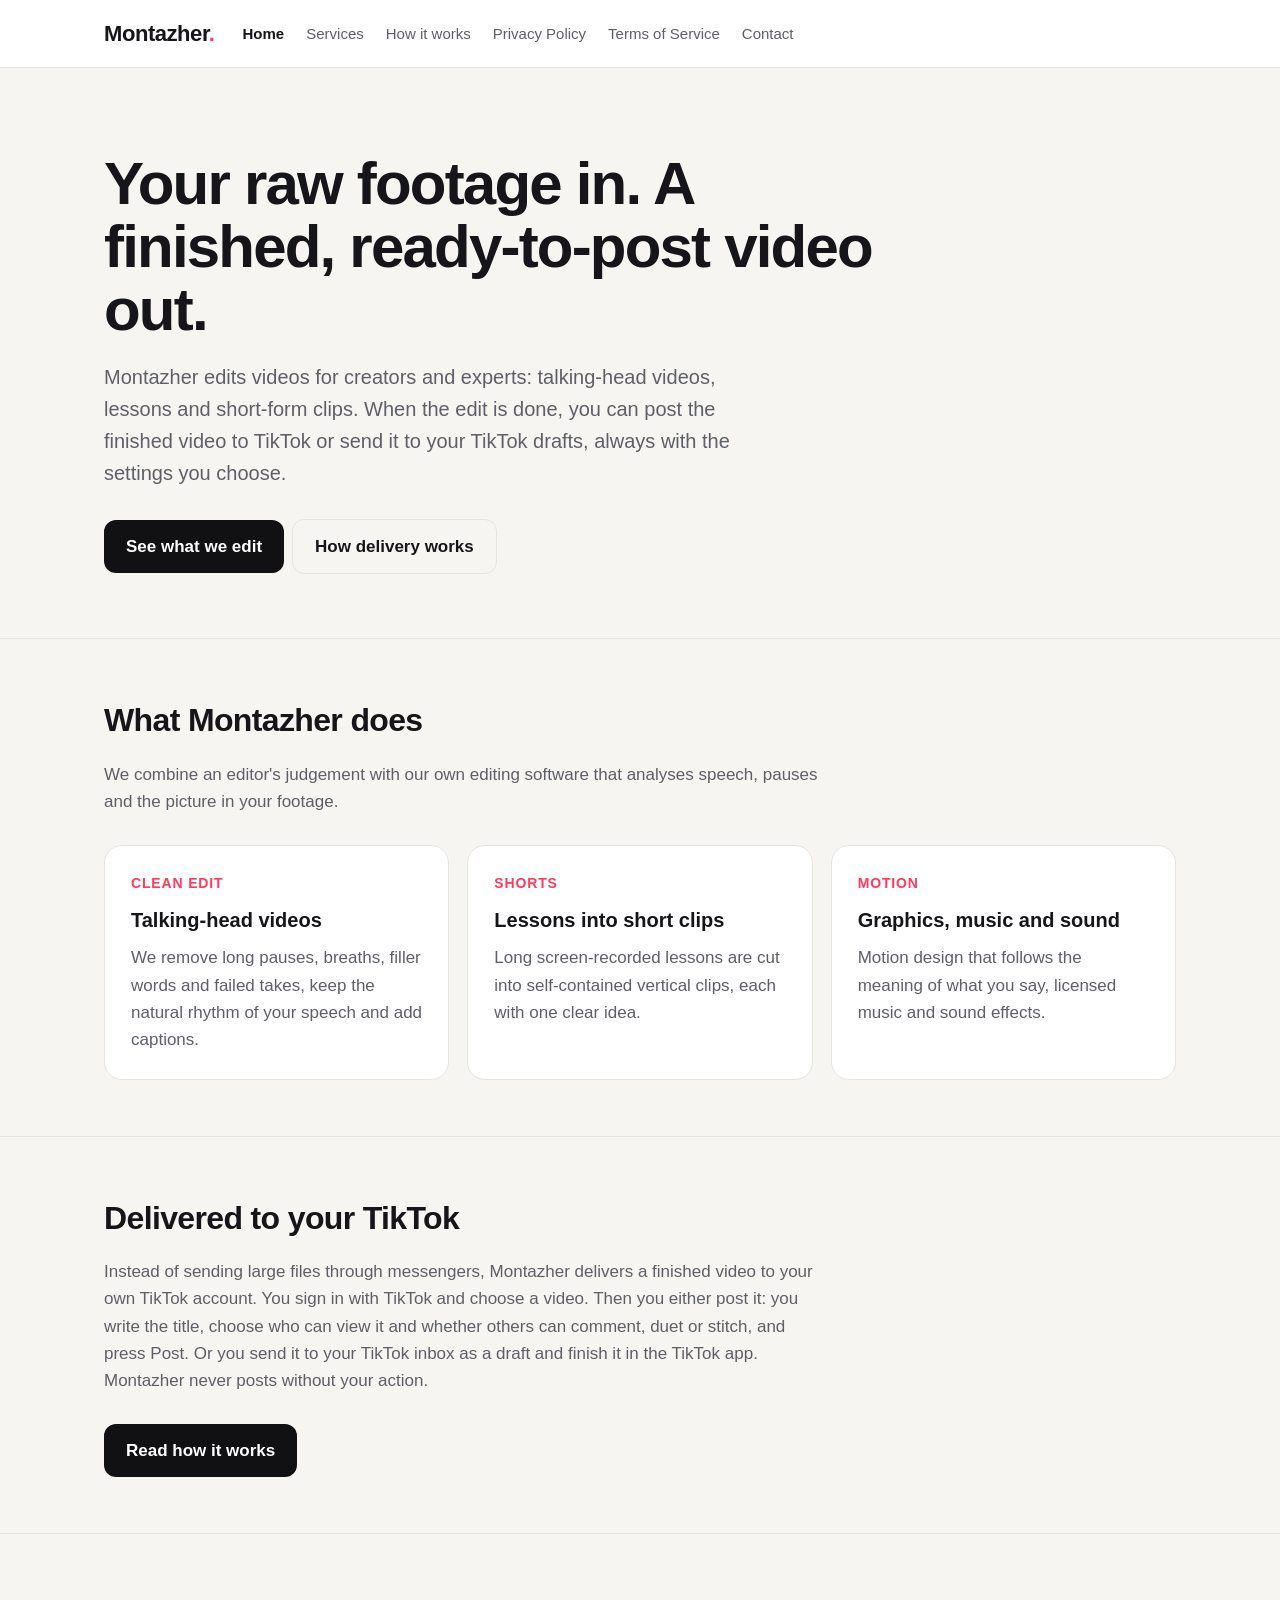
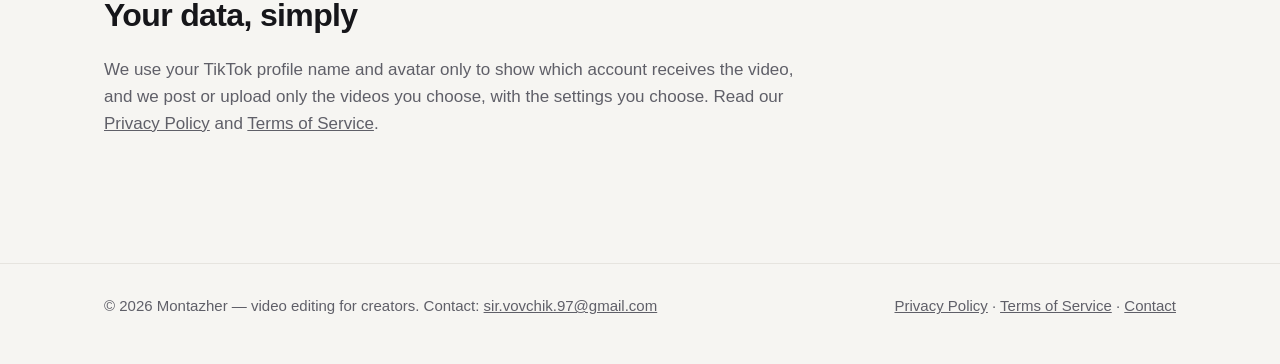
<file: index.html>
<!doctype html>
<html lang="en"><head><meta charset="utf-8"><meta name="viewport" content="width=device-width,initial-scale=1">
<title>Montazher — video editing for creators</title><meta name="description" content="Montazher edits videos for creators and delivers finished videos to their TikTok drafts."><link rel="stylesheet" href="style.css">
<link rel="icon" href="data:image/svg+xml,%3Csvg xmlns='http://www.w3.org/2000/svg' viewBox='0 0 32 32'%3E%3Crect width='32' height='32' rx='8' fill='%23111114'/%3E%3Ctext x='16' y='22' font-family='Arial' font-weight='700' font-size='17' fill='%23fff' text-anchor='middle'%3EM%3C/text%3E%3C/svg%3E">
</head><body>
<header class="top"><div class="in"><a class="logo" href="index.html">Montazher<span>.</span></a><nav><a href="index.html" class="on">Home</a><a href="services.html">Services</a><a href="how-it-works.html">How it works</a><a href="privacy.html">Privacy Policy</a><a href="terms.html">Terms of Service</a><a href="contact.html">Contact</a></nav></div></header>

<main class="wrap"><div class="hero">
<h1>Your raw footage in. A finished, ready-to-post video out.</h1>
<p>Montazher edits videos for creators and experts: talking-head videos, lessons and short-form clips. When the edit is done, you can post the finished video to TikTok or send it to your TikTok drafts, always with the settings you choose.</p>
<a class="btn" href="services.html">See what we edit</a><a class="btn ghost" href="how-it-works.html">How delivery works</a>
</div></main>
<section><div class="wrap"><h2>What Montazher does</h2><p class="lead">We combine an editor's judgement with our own editing software that analyses speech, pauses and the picture in your footage.</p>
<div class="cards">
<div class="card"><div class="num">CLEAN EDIT</div><h3>Talking-head videos</h3><p>We remove long pauses, breaths, filler words and failed takes, keep the natural rhythm of your speech and add captions.</p></div>
<div class="card"><div class="num">SHORTS</div><h3>Lessons into short clips</h3><p>Long screen-recorded lessons are cut into self-contained vertical clips, each with one clear idea.</p></div>
<div class="card"><div class="num">MOTION</div><h3>Graphics, music and sound</h3><p>Motion design that follows the meaning of what you say, licensed music and sound effects.</p></div>
</div></div></section>
<section><div class="wrap"><h2>Delivered to your TikTok</h2>
<p class="lead">Instead of sending large files through messengers, Montazher delivers a finished video to your own TikTok account. You sign in with TikTok and choose a video. Then you either post it: you write the title, choose who can view it and whether others can comment, duet or stitch, and press Post. Or you send it to your TikTok inbox as a draft and finish it in the TikTok app. Montazher never posts without your action.</p>
<a class="btn" href="how-it-works.html">Read how it works</a></div></section>
<section><div class="wrap"><h2>Your data, simply</h2><p class="lead">We use your TikTok profile name and avatar only to show which account receives the video, and we post or upload only the videos you choose, with the settings you choose. Read our <a href="privacy.html">Privacy Policy</a> and <a href="terms.html">Terms of Service</a>.</p></div></section>

<footer><div class="wrap"><div>© 2026 Montazher — video editing for creators. Contact: <a href="mailto:sir.vovchik.97@gmail.com">sir.vovchik.97@gmail.com</a></div><div><a href="privacy.html">Privacy Policy</a> · <a href="terms.html">Terms of Service</a> · <a href="contact.html">Contact</a></div></div></footer>
</body></html>
</file>
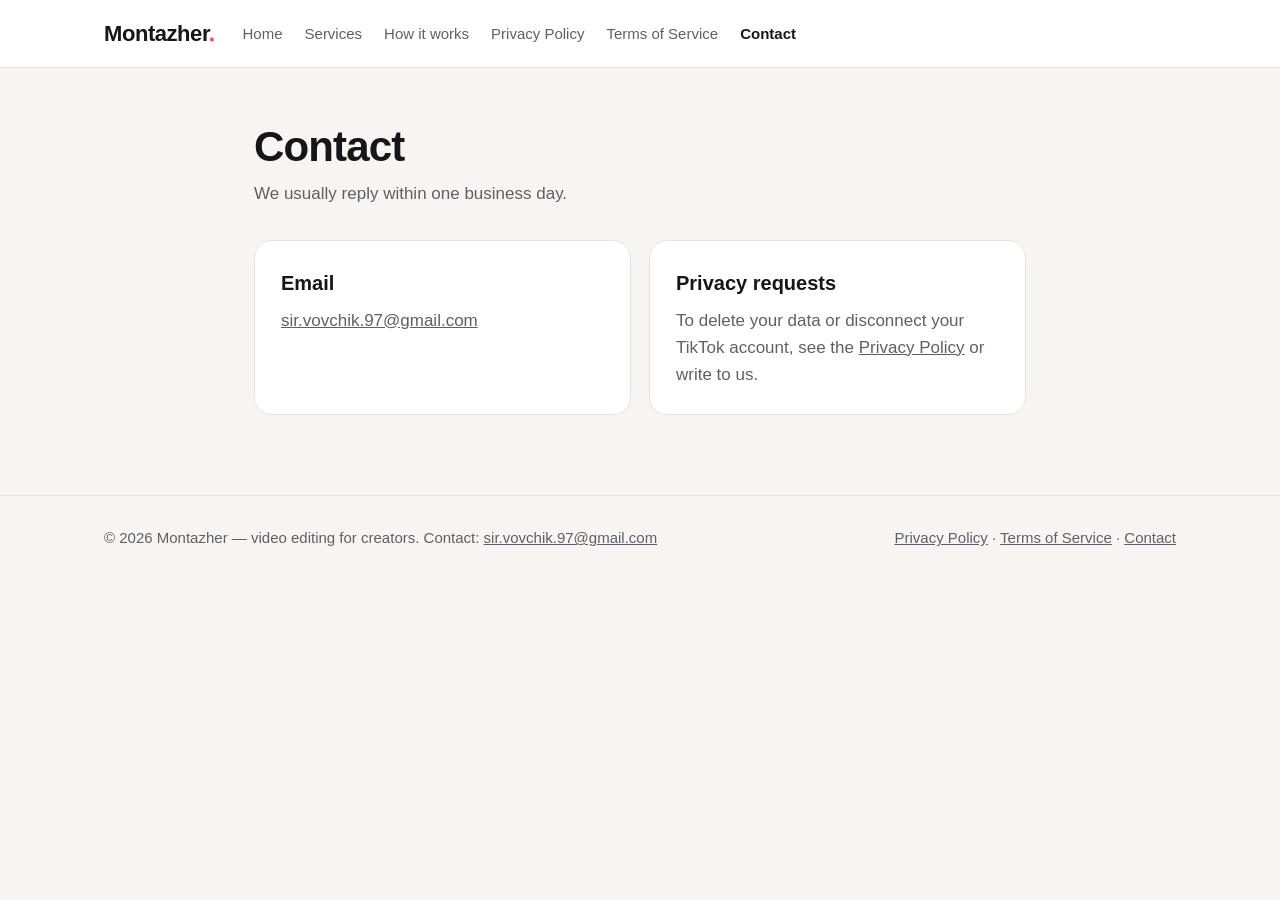
<file: contact.html>
<!doctype html>
<html lang="en"><head><meta charset="utf-8"><meta name="viewport" content="width=device-width,initial-scale=1">
<title>Contact — Montazher</title><meta name="description" content="Contact Montazher."><link rel="stylesheet" href="style.css">
<link rel="icon" href="data:image/svg+xml,%3Csvg xmlns='http://www.w3.org/2000/svg' viewBox='0 0 32 32'%3E%3Crect width='32' height='32' rx='8' fill='%23111114'/%3E%3Ctext x='16' y='22' font-family='Arial' font-weight='700' font-size='17' fill='%23fff' text-anchor='middle'%3EM%3C/text%3E%3C/svg%3E">
</head><body>
<header class="top"><div class="in"><a class="logo" href="index.html">Montazher<span>.</span></a><nav><a href="index.html">Home</a><a href="services.html">Services</a><a href="how-it-works.html">How it works</a><a href="privacy.html">Privacy Policy</a><a href="terms.html">Terms of Service</a><a href="contact.html" class="on">Contact</a></nav></div></header>

<main class="wrap doc"><h1>Contact</h1><p class="upd">We usually reply within one business day.</p>
<div class="cards"><div class="card"><h3>Email</h3><p><a href="mailto:sir.vovchik.97@gmail.com">sir.vovchik.97@gmail.com</a></p></div>
<div class="card"><h3>Privacy requests</h3><p>To delete your data or disconnect your TikTok account, see the <a href="privacy.html">Privacy Policy</a> or write to us.</p></div></div>
</main>

<footer><div class="wrap"><div>© 2026 Montazher — video editing for creators. Contact: <a href="mailto:sir.vovchik.97@gmail.com">sir.vovchik.97@gmail.com</a></div><div><a href="privacy.html">Privacy Policy</a> · <a href="terms.html">Terms of Service</a> · <a href="contact.html">Contact</a></div></div></footer>
</body></html>
</file>
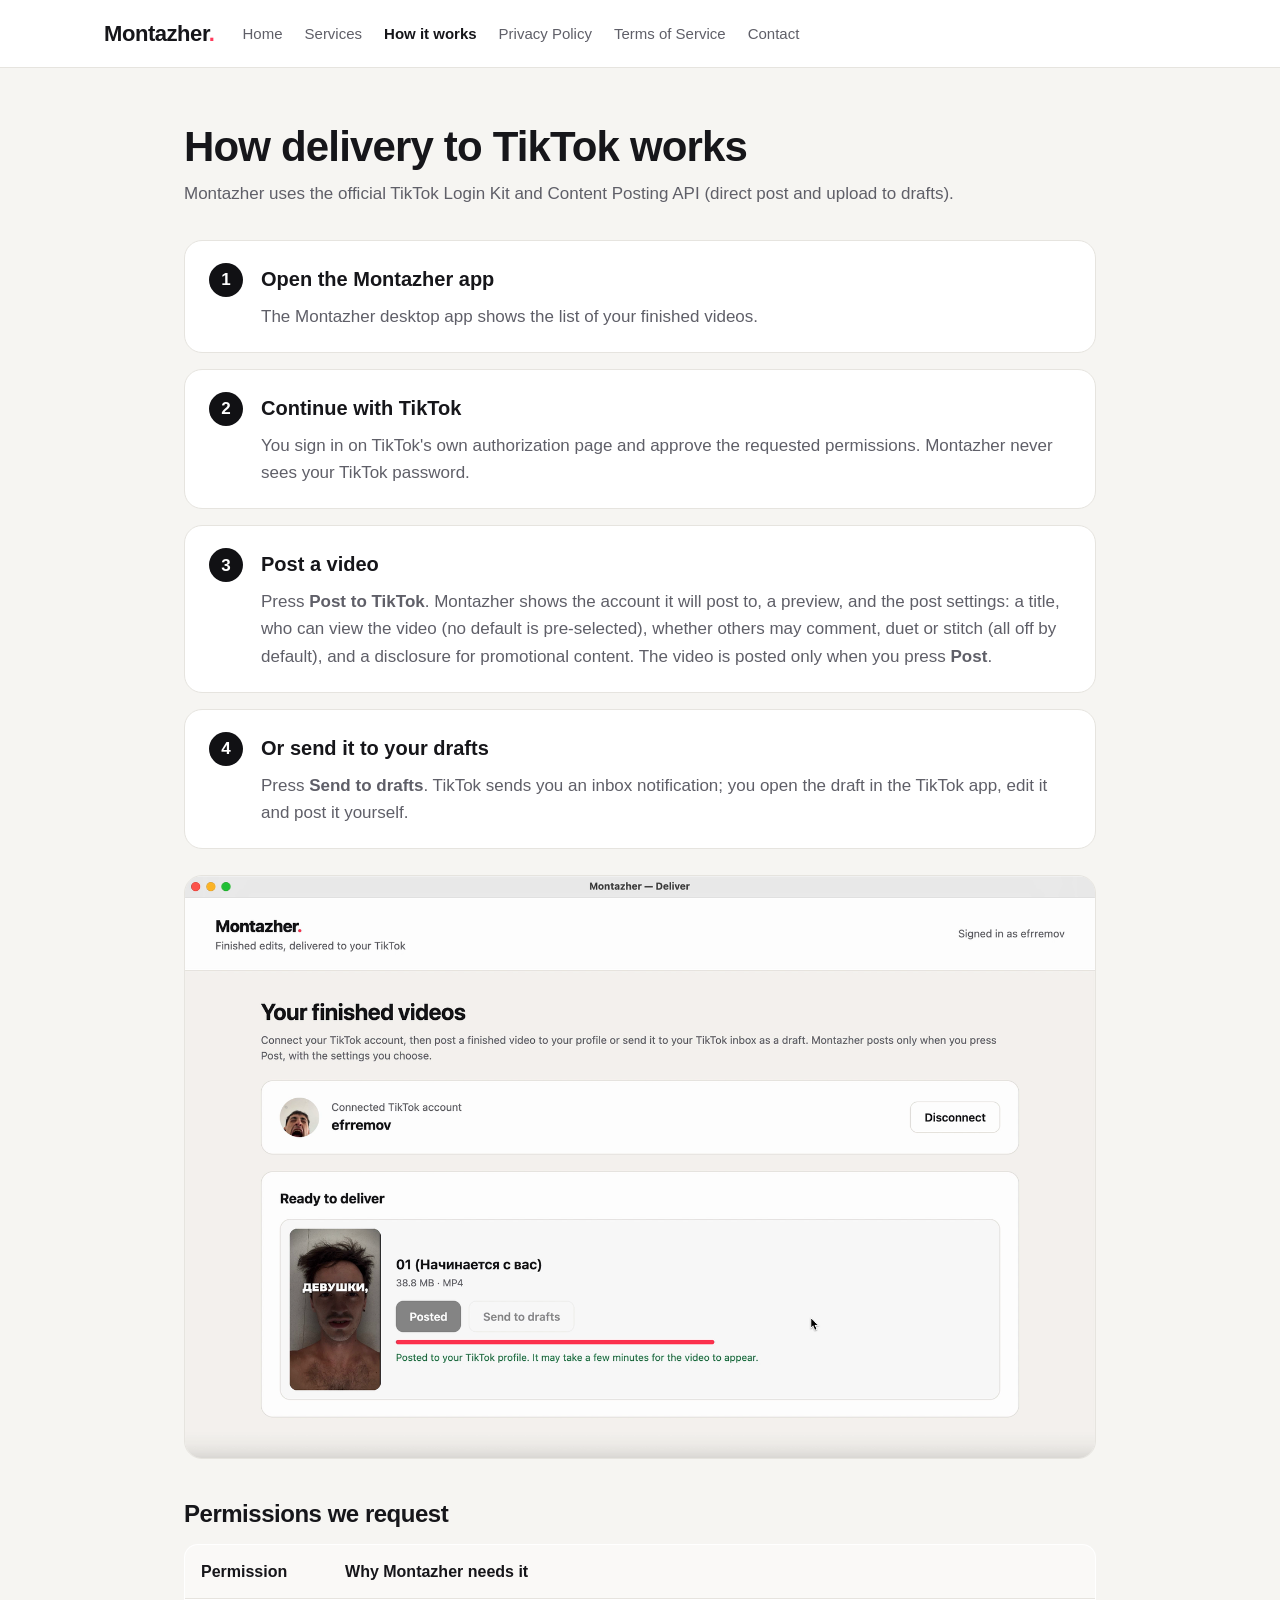
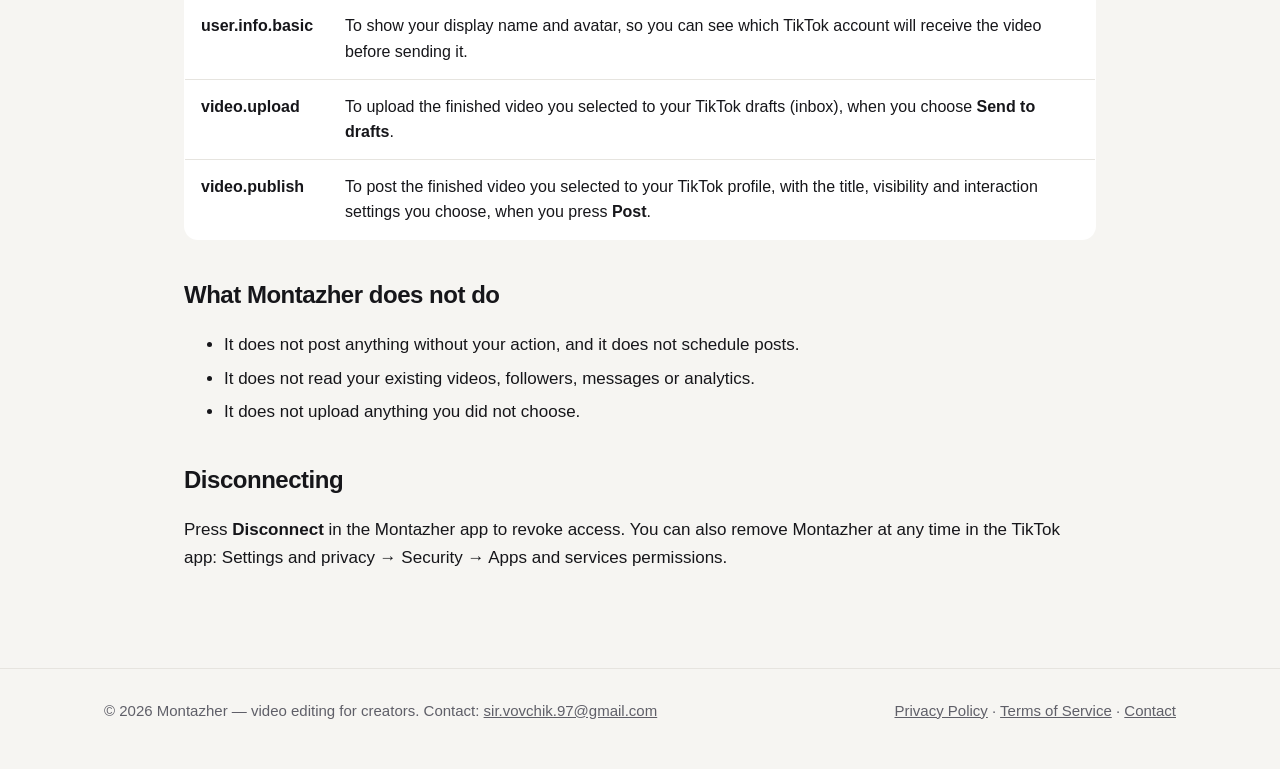
<file: how-it-works.html>
<!doctype html>
<html lang="en"><head><meta charset="utf-8"><meta name="viewport" content="width=device-width,initial-scale=1">
<title>How delivery to TikTok works — Montazher</title><meta name="description" content="How Montazher delivers finished videos to TikTok drafts using TikTok Login Kit and the Content Posting API."><link rel="stylesheet" href="style.css">
<link rel="icon" href="data:image/svg+xml,%3Csvg xmlns='http://www.w3.org/2000/svg' viewBox='0 0 32 32'%3E%3Crect width='32' height='32' rx='8' fill='%23111114'/%3E%3Ctext x='16' y='22' font-family='Arial' font-weight='700' font-size='17' fill='%23fff' text-anchor='middle'%3EM%3C/text%3E%3C/svg%3E">
</head><body>
<header class="top"><div class="in"><a class="logo" href="index.html">Montazher<span>.</span></a><nav><a href="index.html">Home</a><a href="services.html">Services</a><a href="how-it-works.html" class="on">How it works</a><a href="privacy.html">Privacy Policy</a><a href="terms.html">Terms of Service</a><a href="contact.html">Contact</a></nav></div></header>

<main class="wrap doc" style="max-width:960px"><h1>How delivery to TikTok works</h1>
<p class="upd">Montazher uses the official TikTok Login Kit and Content Posting API (direct post and upload to drafts).</p>
<div class="steps">
<div class="step"><h3>Open the Montazher app</h3><p>The Montazher desktop app shows the list of your finished videos.</p></div>
<div class="step"><h3>Continue with TikTok</h3><p>You sign in on TikTok's own authorization page and approve the requested permissions. Montazher never sees your TikTok password.</p></div>
<div class="step"><h3>Post a video</h3><p>Press <b>Post to TikTok</b>. Montazher shows the account it will post to, a preview, and the post settings: a title, who can view the video (no default is pre-selected), whether others may comment, duet or stitch (all off by default), and a disclosure for promotional content. The video is posted only when you press <b>Post</b>.</p></div>
<div class="step"><h3>Or send it to your drafts</h3><p>Press <b>Send to drafts</b>. TikTok sends you an inbox notification; you open the draft in the TikTok app, edit it and post it yourself.</p></div>
</div>
<div class="shot"><img src="app.png" alt="The Montazher app: connected TikTok account and a finished video ready to be sent to TikTok drafts"></div>
<h2>Permissions we request</h2>
<table><tr><th>Permission</th><th>Why Montazher needs it</th></tr>
<tr><td><b>user.info.basic</b></td><td>To show your display name and avatar, so you can see which TikTok account will receive the video before sending it.</td></tr>
<tr><td><b>video.upload</b></td><td>To upload the finished video you selected to your TikTok drafts (inbox), when you choose <b>Send to drafts</b>.</td></tr>
<tr><td><b>video.publish</b></td><td>To post the finished video you selected to your TikTok profile, with the title, visibility and interaction settings you choose, when you press <b>Post</b>.</td></tr></table>
<h2>What Montazher does not do</h2>
<ul><li>It does not post anything without your action, and it does not schedule posts.</li><li>It does not read your existing videos, followers, messages or analytics.</li><li>It does not upload anything you did not choose.</li></ul>
<h2>Disconnecting</h2>
<p>Press <b>Disconnect</b> in the Montazher app to revoke access. You can also remove Montazher at any time in the TikTok app: Settings and privacy → Security → Apps and services permissions.</p>
</main>

<footer><div class="wrap"><div>© 2026 Montazher — video editing for creators. Contact: <a href="mailto:sir.vovchik.97@gmail.com">sir.vovchik.97@gmail.com</a></div><div><a href="privacy.html">Privacy Policy</a> · <a href="terms.html">Terms of Service</a> · <a href="contact.html">Contact</a></div></div></footer>
</body></html>
</file>
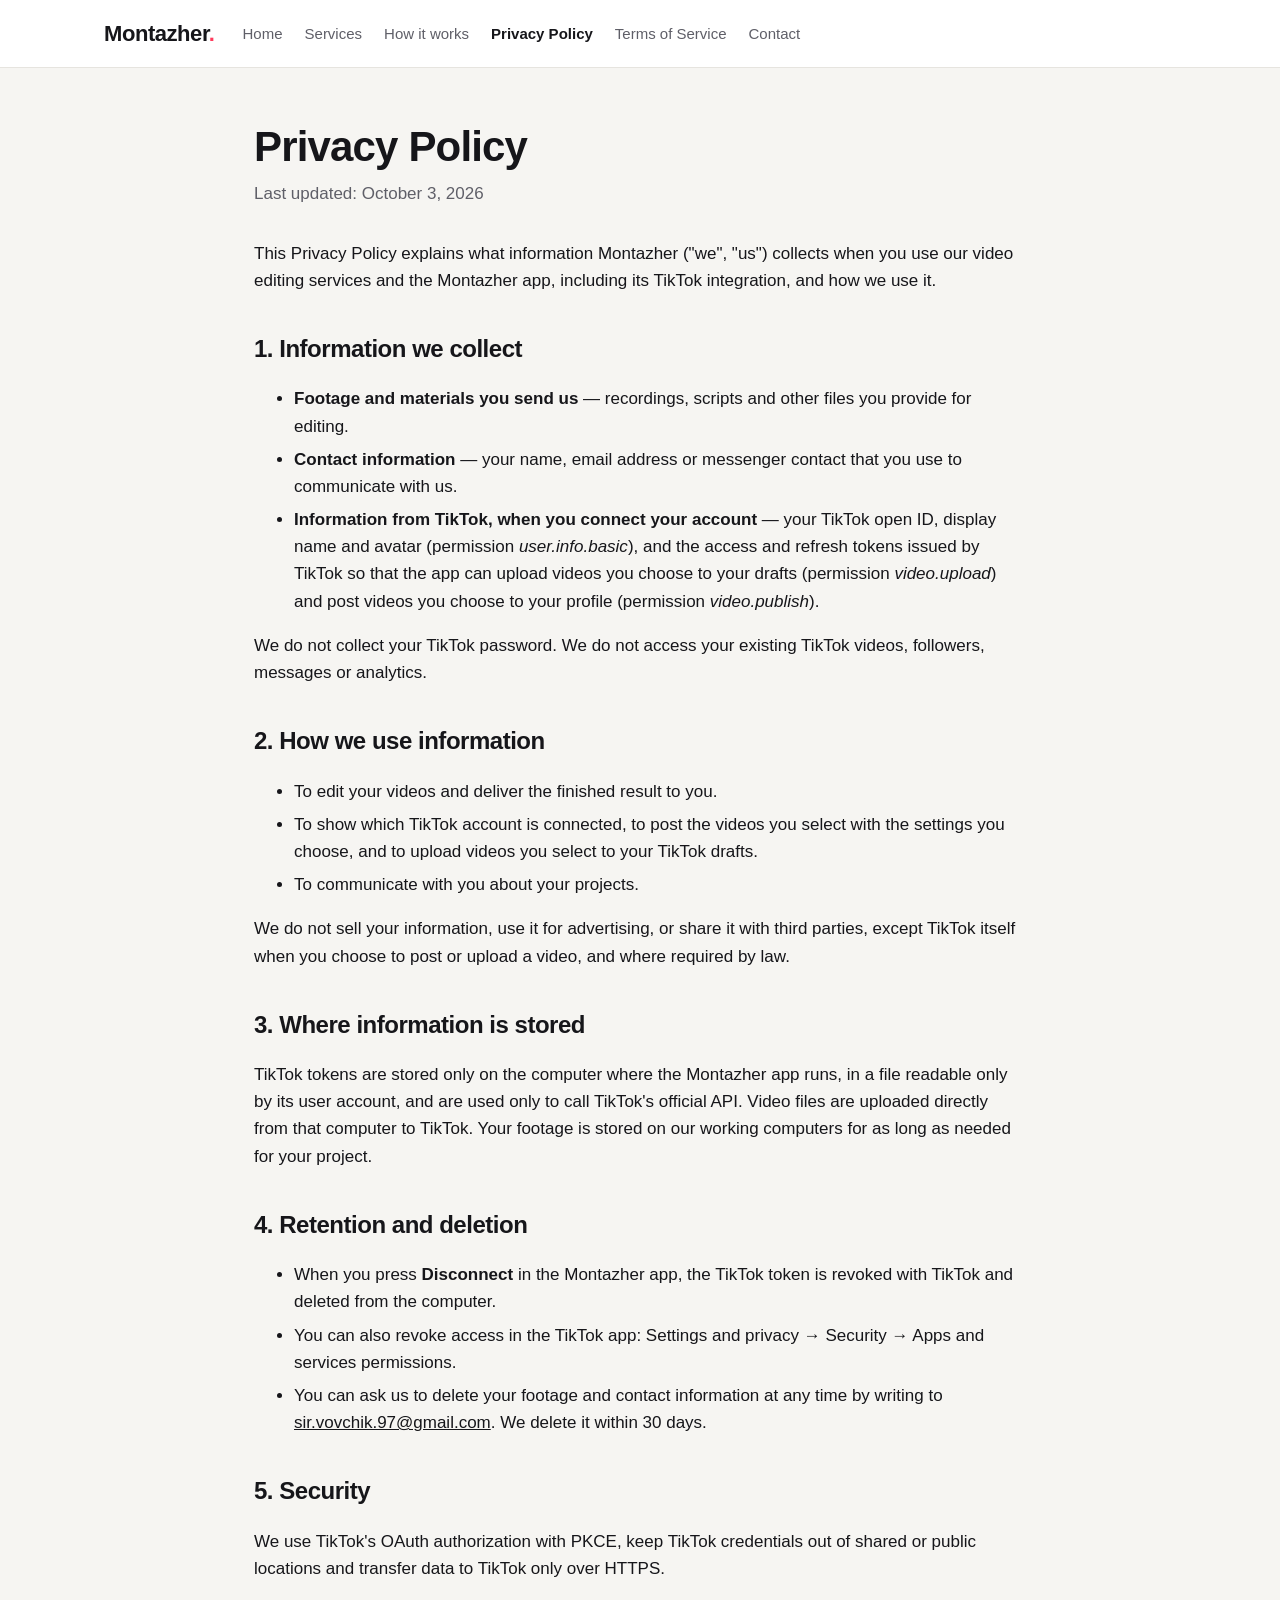
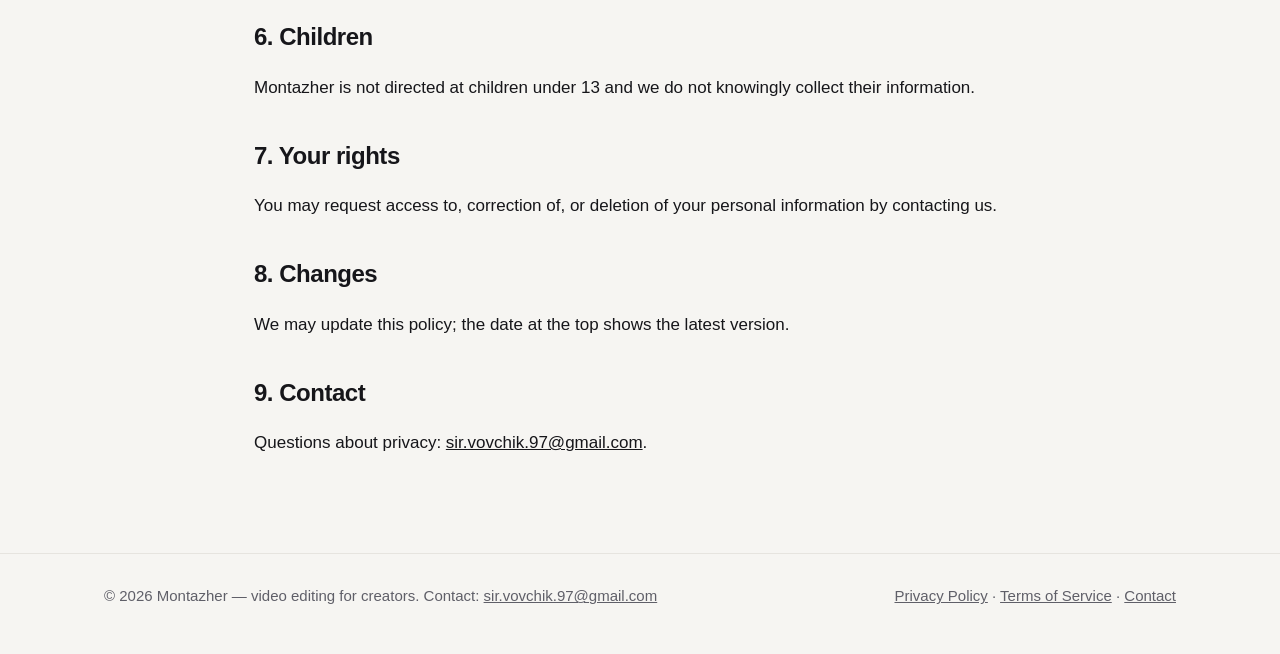
<file: privacy.html>
<!doctype html>
<html lang="en"><head><meta charset="utf-8"><meta name="viewport" content="width=device-width,initial-scale=1">
<title>Privacy Policy — Montazher</title><meta name="description" content="Montazher Privacy Policy: what data we collect, including TikTok account data, and how we use it."><link rel="stylesheet" href="style.css">
<link rel="icon" href="data:image/svg+xml,%3Csvg xmlns='http://www.w3.org/2000/svg' viewBox='0 0 32 32'%3E%3Crect width='32' height='32' rx='8' fill='%23111114'/%3E%3Ctext x='16' y='22' font-family='Arial' font-weight='700' font-size='17' fill='%23fff' text-anchor='middle'%3EM%3C/text%3E%3C/svg%3E">
</head><body>
<header class="top"><div class="in"><a class="logo" href="index.html">Montazher<span>.</span></a><nav><a href="index.html">Home</a><a href="services.html">Services</a><a href="how-it-works.html">How it works</a><a href="privacy.html" class="on">Privacy Policy</a><a href="terms.html">Terms of Service</a><a href="contact.html">Contact</a></nav></div></header>

<main class="wrap doc"><h1>Privacy Policy</h1><p class="upd">Last updated: October 3, 2026</p>
<p>This Privacy Policy explains what information Montazher ("we", "us") collects when you use our video editing services and the Montazher app, including its TikTok integration, and how we use it.</p>
<h2>1. Information we collect</h2>
<ul>
<li><b>Footage and materials you send us</b> — recordings, scripts and other files you provide for editing.</li>
<li><b>Contact information</b> — your name, email address or messenger contact that you use to communicate with us.</li>
<li><b>Information from TikTok, when you connect your account</b> — your TikTok open ID, display name and avatar (permission <i>user.info.basic</i>), and the access and refresh tokens issued by TikTok so that the app can upload videos you choose to your drafts (permission <i>video.upload</i>) and post videos you choose to your profile (permission <i>video.publish</i>).</li>
</ul>
<p>We do not collect your TikTok password. We do not access your existing TikTok videos, followers, messages or analytics.</p>
<h2>2. How we use information</h2>
<ul>
<li>To edit your videos and deliver the finished result to you.</li>
<li>To show which TikTok account is connected, to post the videos you select with the settings you choose, and to upload videos you select to your TikTok drafts.</li>
<li>To communicate with you about your projects.</li>
</ul>
<p>We do not sell your information, use it for advertising, or share it with third parties, except TikTok itself when you choose to post or upload a video, and where required by law.</p>
<h2>3. Where information is stored</h2>
<p>TikTok tokens are stored only on the computer where the Montazher app runs, in a file readable only by its user account, and are used only to call TikTok's official API. Video files are uploaded directly from that computer to TikTok. Your footage is stored on our working computers for as long as needed for your project.</p>
<h2>4. Retention and deletion</h2>
<ul>
<li>When you press <b>Disconnect</b> in the Montazher app, the TikTok token is revoked with TikTok and deleted from the computer.</li>
<li>You can also revoke access in the TikTok app: Settings and privacy → Security → Apps and services permissions.</li>
<li>You can ask us to delete your footage and contact information at any time by writing to <a href="mailto:sir.vovchik.97@gmail.com">sir.vovchik.97@gmail.com</a>. We delete it within 30 days.</li>
</ul>
<h2>5. Security</h2>
<p>We use TikTok's OAuth authorization with PKCE, keep TikTok credentials out of shared or public locations and transfer data to TikTok only over HTTPS.</p>
<h2>6. Children</h2>
<p>Montazher is not directed at children under 13 and we do not knowingly collect their information.</p>
<h2>7. Your rights</h2>
<p>You may request access to, correction of, or deletion of your personal information by contacting us.</p>
<h2>8. Changes</h2>
<p>We may update this policy; the date at the top shows the latest version.</p>
<h2>9. Contact</h2>
<p>Questions about privacy: <a href="mailto:sir.vovchik.97@gmail.com">sir.vovchik.97@gmail.com</a>.</p>
</main>

<footer><div class="wrap"><div>© 2026 Montazher — video editing for creators. Contact: <a href="mailto:sir.vovchik.97@gmail.com">sir.vovchik.97@gmail.com</a></div><div><a href="privacy.html">Privacy Policy</a> · <a href="terms.html">Terms of Service</a> · <a href="contact.html">Contact</a></div></div></footer>
</body></html>
</file>
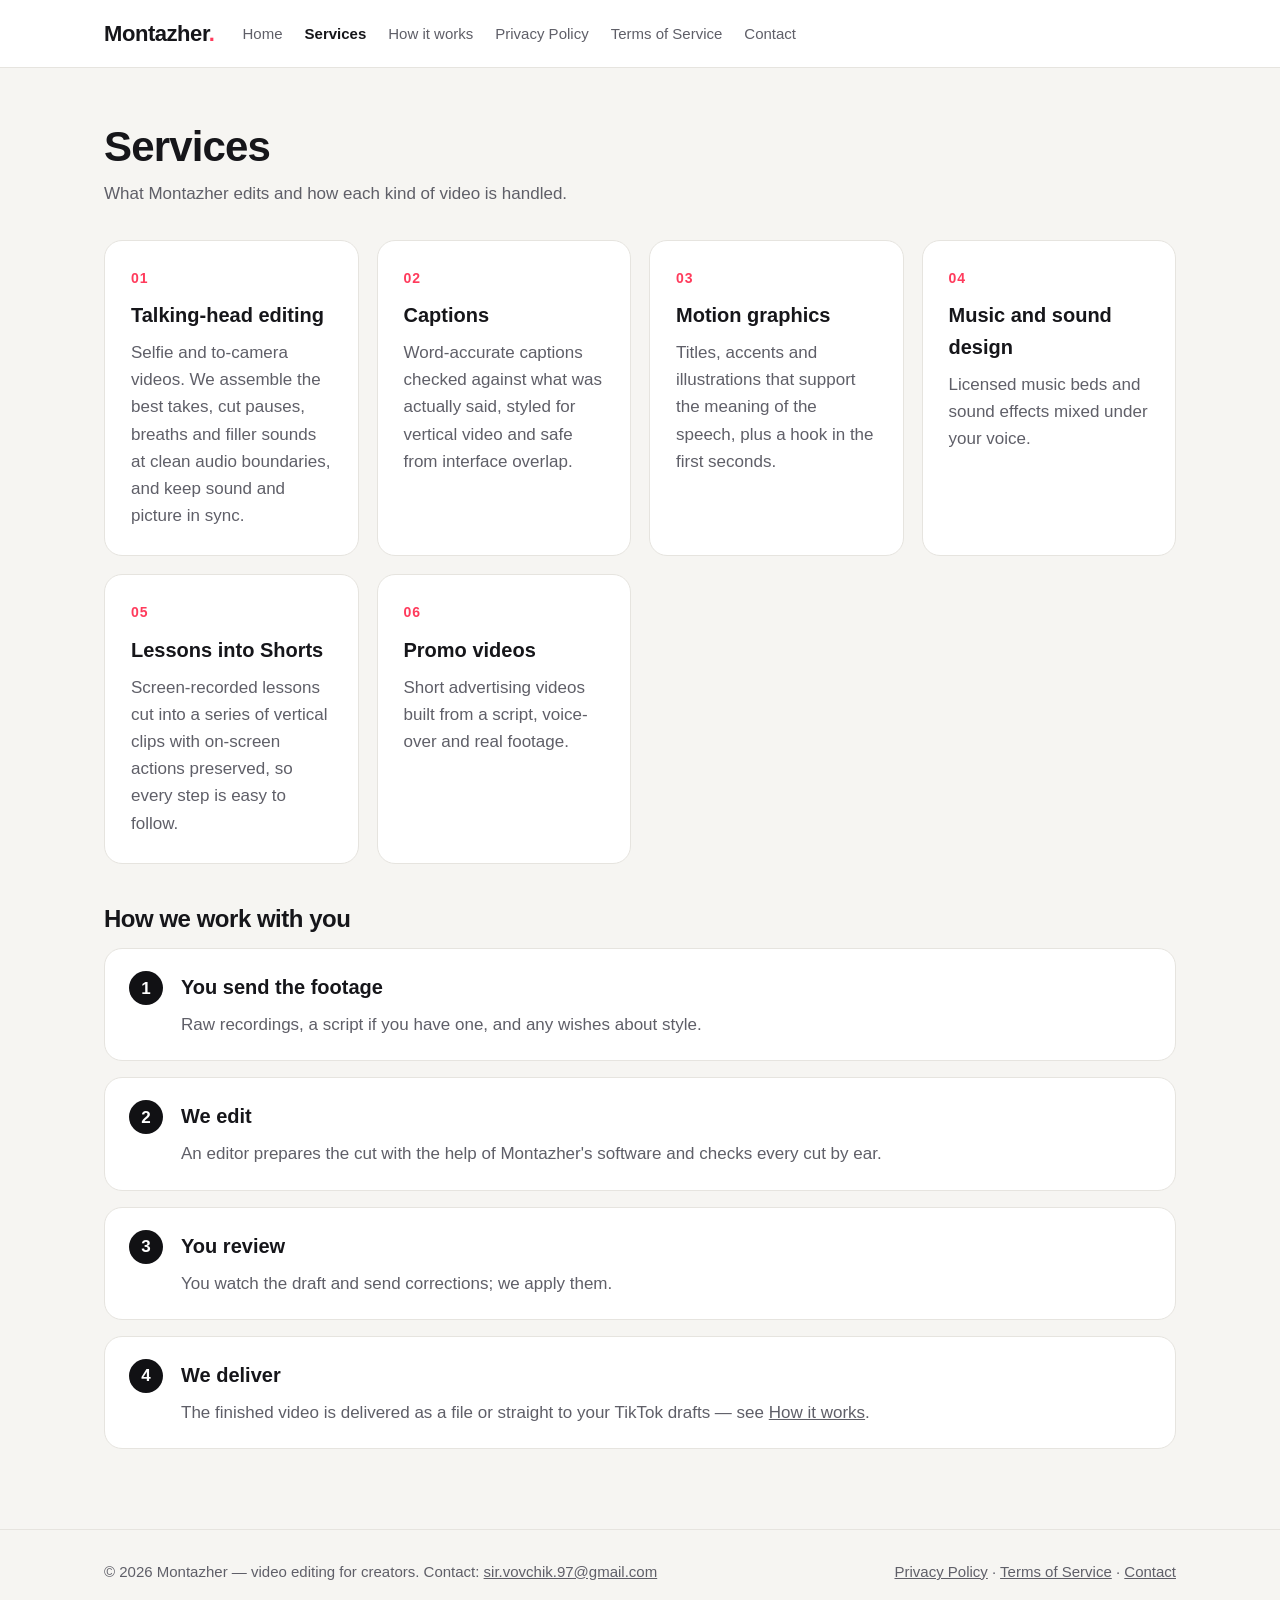
<file: services.html>
<!doctype html>
<html lang="en"><head><meta charset="utf-8"><meta name="viewport" content="width=device-width,initial-scale=1">
<title>Services — Montazher</title><meta name="description" content="Video editing services by Montazher: talking-head editing, captions, motion graphics, lessons into Shorts."><link rel="stylesheet" href="style.css">
<link rel="icon" href="data:image/svg+xml,%3Csvg xmlns='http://www.w3.org/2000/svg' viewBox='0 0 32 32'%3E%3Crect width='32' height='32' rx='8' fill='%23111114'/%3E%3Ctext x='16' y='22' font-family='Arial' font-weight='700' font-size='17' fill='%23fff' text-anchor='middle'%3EM%3C/text%3E%3C/svg%3E">
</head><body>
<header class="top"><div class="in"><a class="logo" href="index.html">Montazher<span>.</span></a><nav><a href="index.html">Home</a><a href="services.html" class="on">Services</a><a href="how-it-works.html">How it works</a><a href="privacy.html">Privacy Policy</a><a href="terms.html">Terms of Service</a><a href="contact.html">Contact</a></nav></div></header>

<main class="wrap doc" style="max-width:1120px"><h1>Services</h1><p class="upd">What Montazher edits and how each kind of video is handled.</p>
<div class="cards">
<div class="card"><div class="num">01</div><h3>Talking-head editing</h3><p>Selfie and to-camera videos. We assemble the best takes, cut pauses, breaths and filler sounds at clean audio boundaries, and keep sound and picture in sync.</p></div>
<div class="card"><div class="num">02</div><h3>Captions</h3><p>Word-accurate captions checked against what was actually said, styled for vertical video and safe from interface overlap.</p></div>
<div class="card"><div class="num">03</div><h3>Motion graphics</h3><p>Titles, accents and illustrations that support the meaning of the speech, plus a hook in the first seconds.</p></div>
<div class="card"><div class="num">04</div><h3>Music and sound design</h3><p>Licensed music beds and sound effects mixed under your voice.</p></div>
<div class="card"><div class="num">05</div><h3>Lessons into Shorts</h3><p>Screen-recorded lessons cut into a series of vertical clips with on-screen actions preserved, so every step is easy to follow.</p></div>
<div class="card"><div class="num">06</div><h3>Promo videos</h3><p>Short advertising videos built from a script, voice-over and real footage.</p></div>
</div>
<h2>How we work with you</h2>
<div class="steps">
<div class="step"><h3>You send the footage</h3><p>Raw recordings, a script if you have one, and any wishes about style.</p></div>
<div class="step"><h3>We edit</h3><p>An editor prepares the cut with the help of Montazher's software and checks every cut by ear.</p></div>
<div class="step"><h3>You review</h3><p>You watch the draft and send corrections; we apply them.</p></div>
<div class="step"><h3>We deliver</h3><p>The finished video is delivered as a file or straight to your TikTok drafts — see <a href="how-it-works.html">How it works</a>.</p></div>
</div></main>

<footer><div class="wrap"><div>© 2026 Montazher — video editing for creators. Contact: <a href="mailto:sir.vovchik.97@gmail.com">sir.vovchik.97@gmail.com</a></div><div><a href="privacy.html">Privacy Policy</a> · <a href="terms.html">Terms of Service</a> · <a href="contact.html">Contact</a></div></div></footer>
</body></html>
</file>
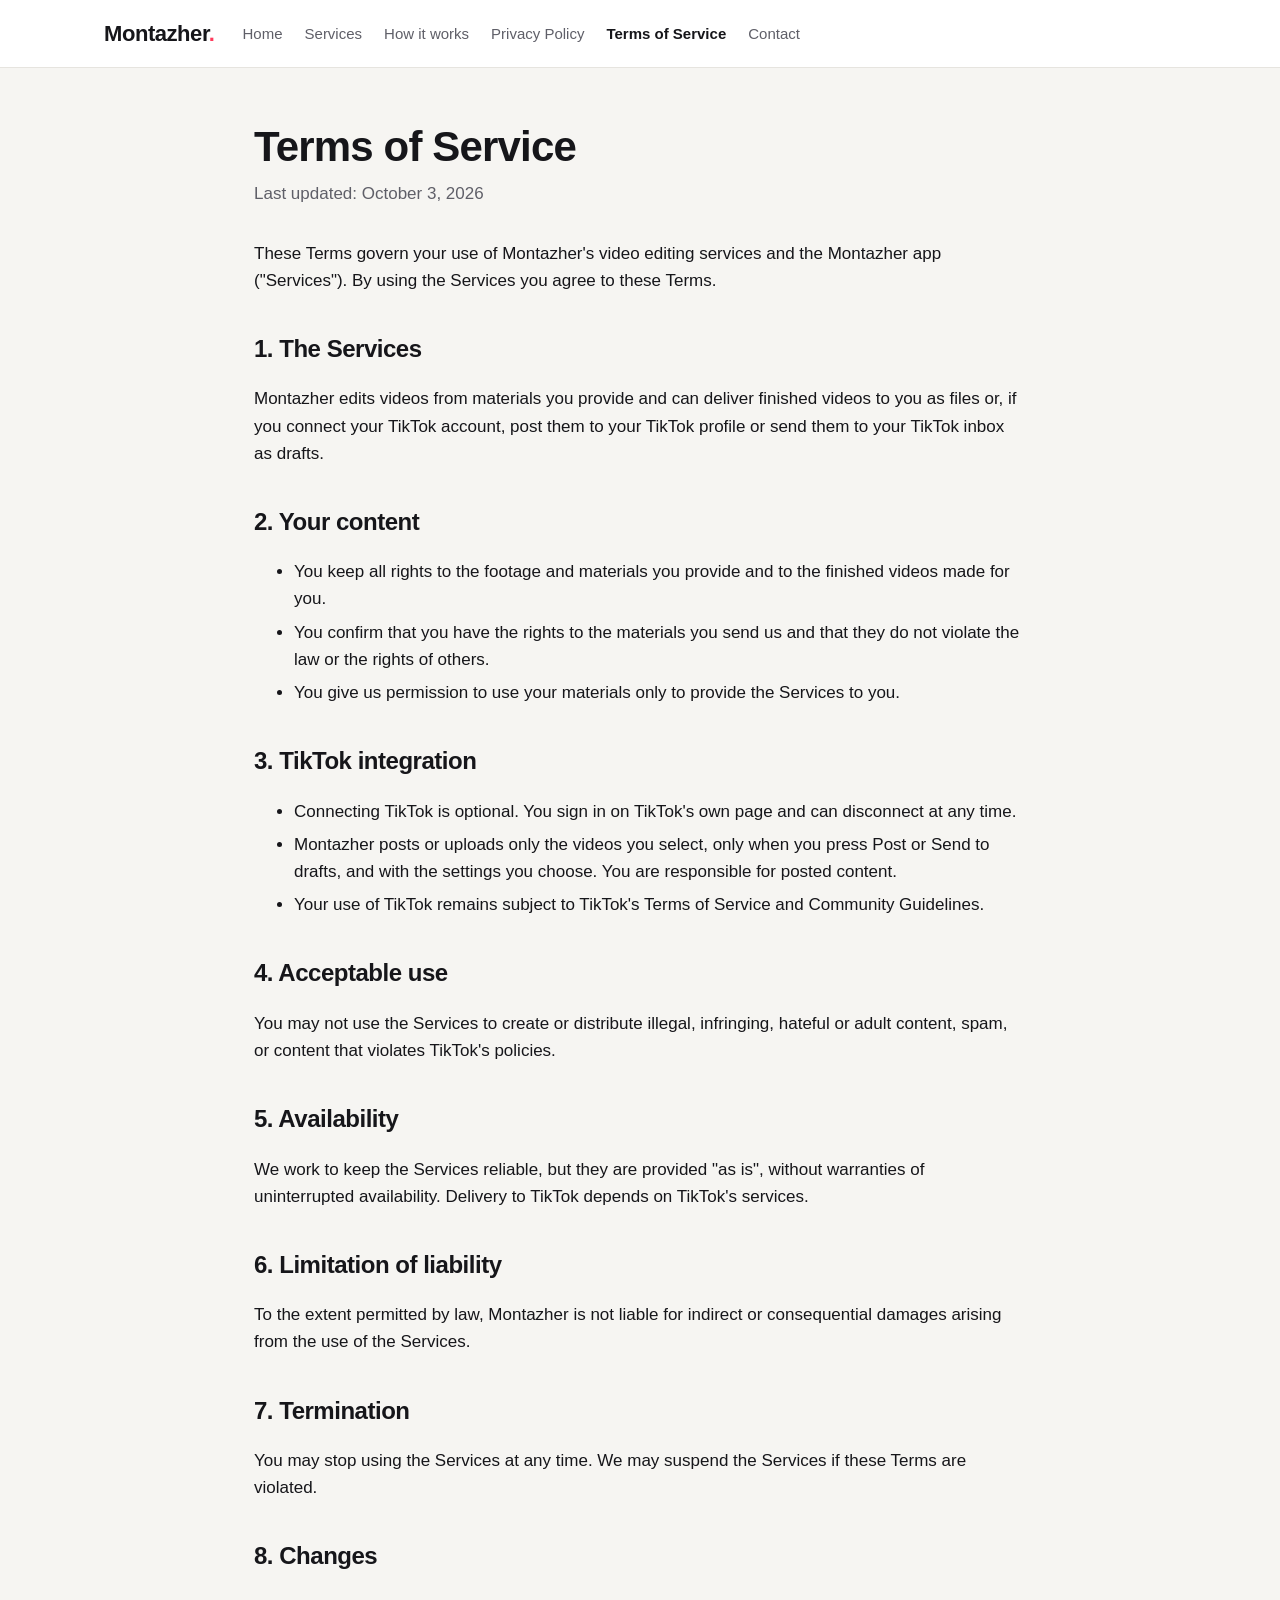
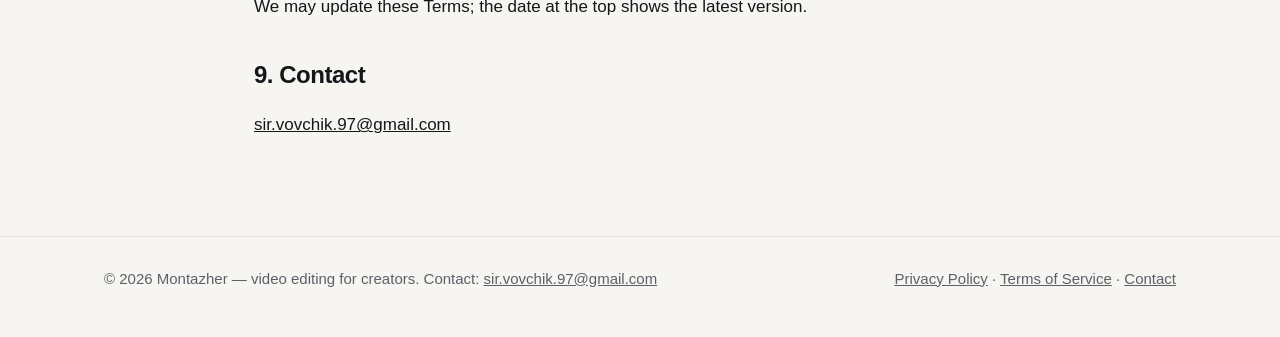
<file: terms.html>
<!doctype html>
<html lang="en"><head><meta charset="utf-8"><meta name="viewport" content="width=device-width,initial-scale=1">
<title>Terms of Service — Montazher</title><meta name="description" content="Montazher Terms of Service."><link rel="stylesheet" href="style.css">
<link rel="icon" href="data:image/svg+xml,%3Csvg xmlns='http://www.w3.org/2000/svg' viewBox='0 0 32 32'%3E%3Crect width='32' height='32' rx='8' fill='%23111114'/%3E%3Ctext x='16' y='22' font-family='Arial' font-weight='700' font-size='17' fill='%23fff' text-anchor='middle'%3EM%3C/text%3E%3C/svg%3E">
</head><body>
<header class="top"><div class="in"><a class="logo" href="index.html">Montazher<span>.</span></a><nav><a href="index.html">Home</a><a href="services.html">Services</a><a href="how-it-works.html">How it works</a><a href="privacy.html">Privacy Policy</a><a href="terms.html" class="on">Terms of Service</a><a href="contact.html">Contact</a></nav></div></header>

<main class="wrap doc"><h1>Terms of Service</h1><p class="upd">Last updated: October 3, 2026</p>
<p>These Terms govern your use of Montazher's video editing services and the Montazher app ("Services"). By using the Services you agree to these Terms.</p>
<h2>1. The Services</h2>
<p>Montazher edits videos from materials you provide and can deliver finished videos to you as files or, if you connect your TikTok account, post them to your TikTok profile or send them to your TikTok inbox as drafts.</p>
<h2>2. Your content</h2>
<ul><li>You keep all rights to the footage and materials you provide and to the finished videos made for you.</li>
<li>You confirm that you have the rights to the materials you send us and that they do not violate the law or the rights of others.</li>
<li>You give us permission to use your materials only to provide the Services to you.</li></ul>
<h2>3. TikTok integration</h2>
<ul><li>Connecting TikTok is optional. You sign in on TikTok's own page and can disconnect at any time.</li>
<li>Montazher posts or uploads only the videos you select, only when you press Post or Send to drafts, and with the settings you choose. You are responsible for posted content.</li>
<li>Your use of TikTok remains subject to TikTok's Terms of Service and Community Guidelines.</li></ul>
<h2>4. Acceptable use</h2>
<p>You may not use the Services to create or distribute illegal, infringing, hateful or adult content, spam, or content that violates TikTok's policies.</p>
<h2>5. Availability</h2>
<p>We work to keep the Services reliable, but they are provided "as is", without warranties of uninterrupted availability. Delivery to TikTok depends on TikTok's services.</p>
<h2>6. Limitation of liability</h2>
<p>To the extent permitted by law, Montazher is not liable for indirect or consequential damages arising from the use of the Services.</p>
<h2>7. Termination</h2>
<p>You may stop using the Services at any time. We may suspend the Services if these Terms are violated.</p>
<h2>8. Changes</h2>
<p>We may update these Terms; the date at the top shows the latest version.</p>
<h2>9. Contact</h2>
<p><a href="mailto:sir.vovchik.97@gmail.com">sir.vovchik.97@gmail.com</a></p>
</main>

<footer><div class="wrap"><div>© 2026 Montazher — video editing for creators. Contact: <a href="mailto:sir.vovchik.97@gmail.com">sir.vovchik.97@gmail.com</a></div><div><a href="privacy.html">Privacy Policy</a> · <a href="terms.html">Terms of Service</a> · <a href="contact.html">Contact</a></div></div></footer>
</body></html>
</file>
<file: style.css>
:root{--bg:#f6f5f2;--card:#fff;--ink:#16161a;--mute:#5f5f68;--line:#e6e4df;--brand:#ff3b5c;--dark:#111114}
*{box-sizing:border-box}html{-webkit-text-size-adjust:100%}
body{margin:0;background:var(--bg);color:var(--ink);font:17px/1.6 -apple-system,BlinkMacSystemFont,"Inter","Segoe UI",Roboto,sans-serif}
a{color:inherit}
.top{background:var(--card);border-bottom:1px solid var(--line);position:sticky;top:0;z-index:5}
.top .in{max-width:1120px;margin:0 auto;padding:16px 24px;display:flex;align-items:center;gap:28px;flex-wrap:wrap}
.logo{font-weight:800;font-size:22px;letter-spacing:-.02em;text-decoration:none}.logo span{color:var(--brand)}
nav{display:flex;gap:6px 22px;flex-wrap:wrap;font-size:15px}
nav a{text-decoration:none;color:var(--mute)}nav a:hover,nav a.on{color:var(--ink)}nav a.on{font-weight:650}
.wrap{max-width:1120px;margin:0 auto;padding:0 24px}
.hero{padding:84px 0 64px}.hero h1{font-size:clamp(36px,6vw,60px);line-height:1.05;letter-spacing:-.03em;margin:0 0 20px;max-width:820px}
.hero p{font-size:20px;color:var(--mute);max-width:680px;margin:0 0 30px}
.btn{display:inline-block;background:var(--dark);color:#fff;padding:13px 22px;border-radius:12px;text-decoration:none;font-weight:650}
.btn.ghost{background:transparent;color:var(--ink);border:1px solid var(--line);margin-left:8px}
section{padding:56px 0;border-top:1px solid var(--line)}
h2{font-size:32px;letter-spacing:-.02em;margin:0 0 14px}h3{font-size:20px;margin:0 0 8px}
.lead{color:var(--mute);max-width:720px;margin:0 0 30px}
.cards{display:grid;grid-template-columns:repeat(auto-fit,minmax(250px,1fr));gap:18px}
.card{background:var(--card);border:1px solid var(--line);border-radius:18px;padding:26px}
.card p{color:var(--mute);margin:0}.num{font-weight:800;color:var(--brand);font-size:14px;letter-spacing:.06em;margin-bottom:10px}
.steps{counter-reset:s;display:grid;gap:16px}
.step{background:var(--card);border:1px solid var(--line);border-radius:18px;padding:22px 26px 22px 76px;position:relative}
.step:before{counter-increment:s;content:counter(s);position:absolute;left:24px;top:22px;width:34px;height:34px;border-radius:50%;background:var(--dark);color:#fff;display:grid;place-items:center;font-weight:700}
.step p{margin:0;color:var(--mute)}
.shot{background:var(--card);border:1px solid var(--line);border-radius:18px;overflow:hidden;margin-top:26px}
.shot img{display:block;width:100%;height:auto}
table{border-collapse:collapse;width:100%;background:var(--card);border-radius:14px;overflow:hidden;border:1px solid var(--line)}
td,th{padding:14px 16px;border-bottom:1px solid var(--line);text-align:left;vertical-align:top;font-size:16px}th{background:#faf9f7}
.doc{max-width:820px;padding:56px 24px 40px}.doc h1{font-size:42px;line-height:1.1;letter-spacing:-.02em;margin:0 0 10px}
.doc .upd{color:var(--mute);margin:0 0 32px}.doc h2{font-size:24px;margin:36px 0 10px}.doc li{margin:6px 0}
.note{background:#fff7e8;border:1px solid #f3dfb5;border-radius:14px;padding:16px 20px}
footer{border-top:1px solid var(--line);margin-top:40px;padding:30px 0 46px;color:var(--mute);font-size:15px}
footer .wrap{display:flex;gap:10px 26px;flex-wrap:wrap;justify-content:space-between}
footer a{color:var(--mute)}
@media (max-width:640px){.hero{padding:52px 0 40px}.btn.ghost{margin:10px 0 0}section{padding:40px 0}}
</file>
